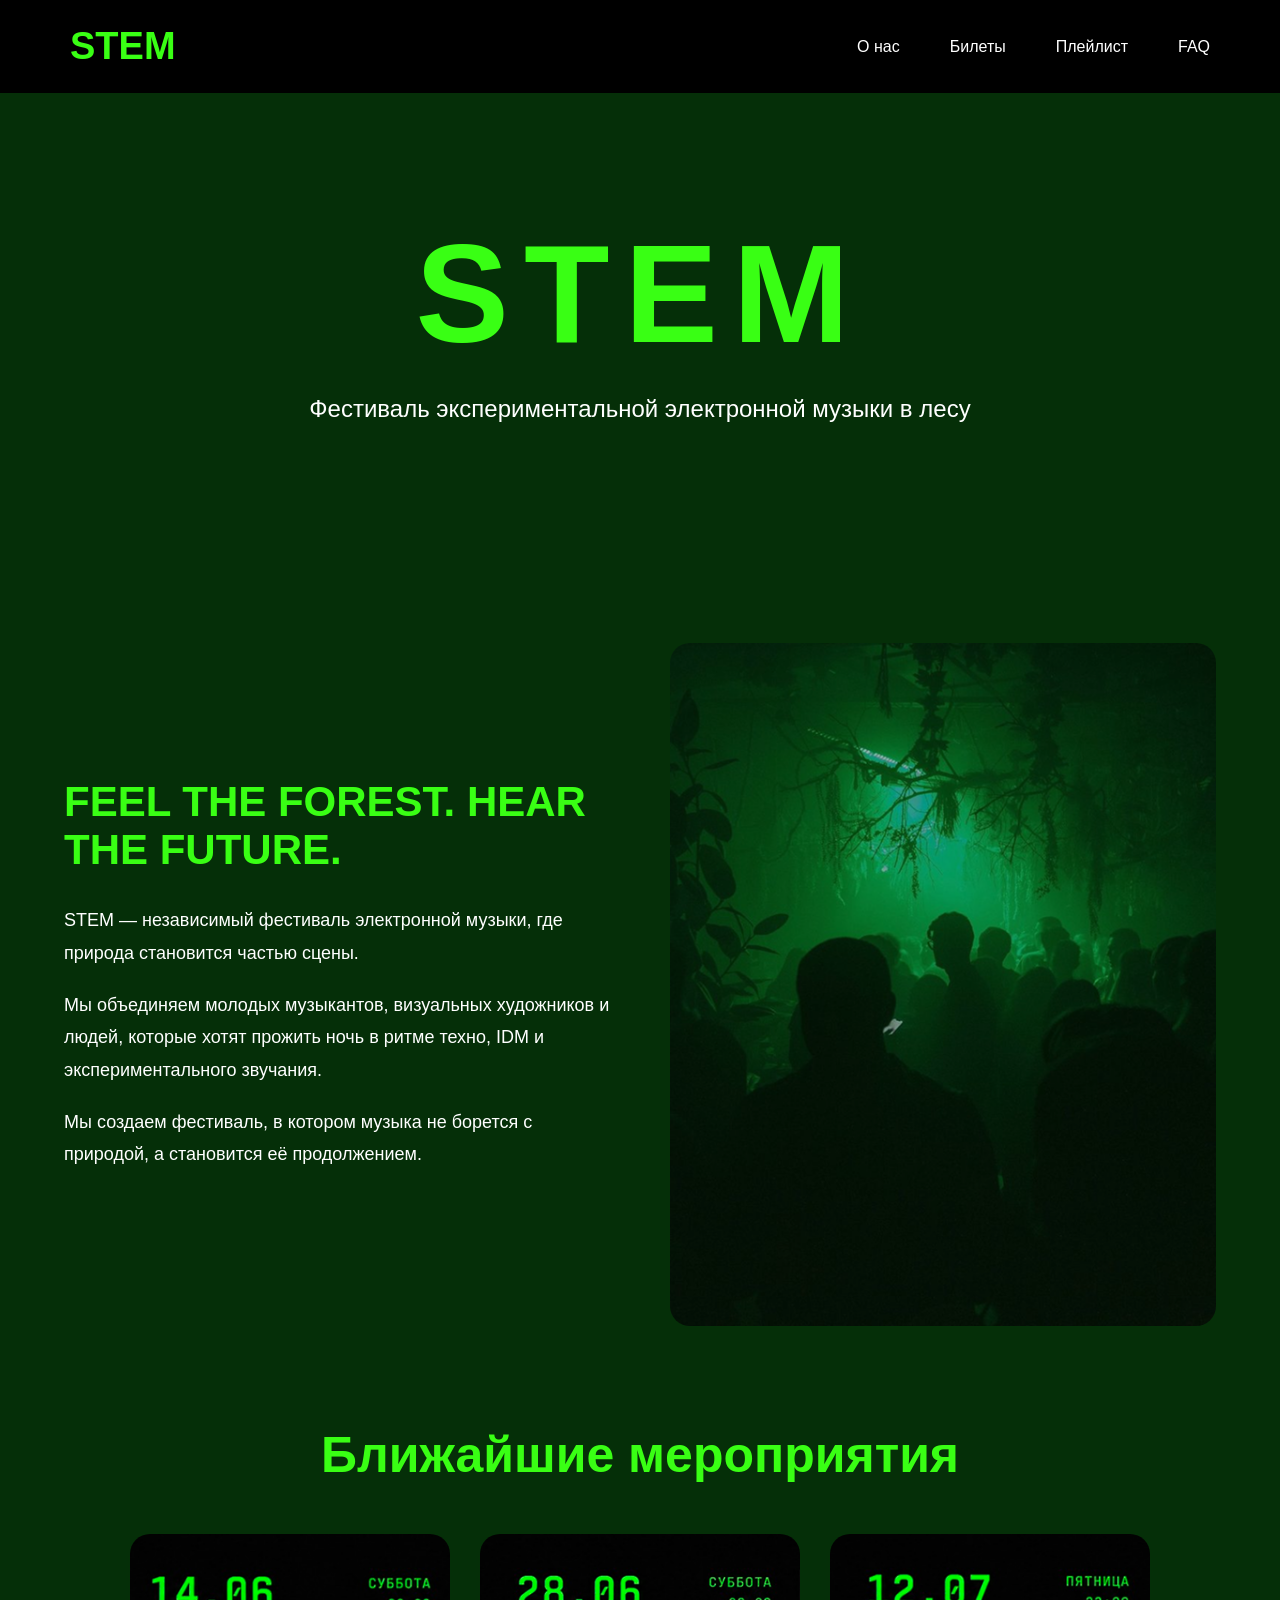
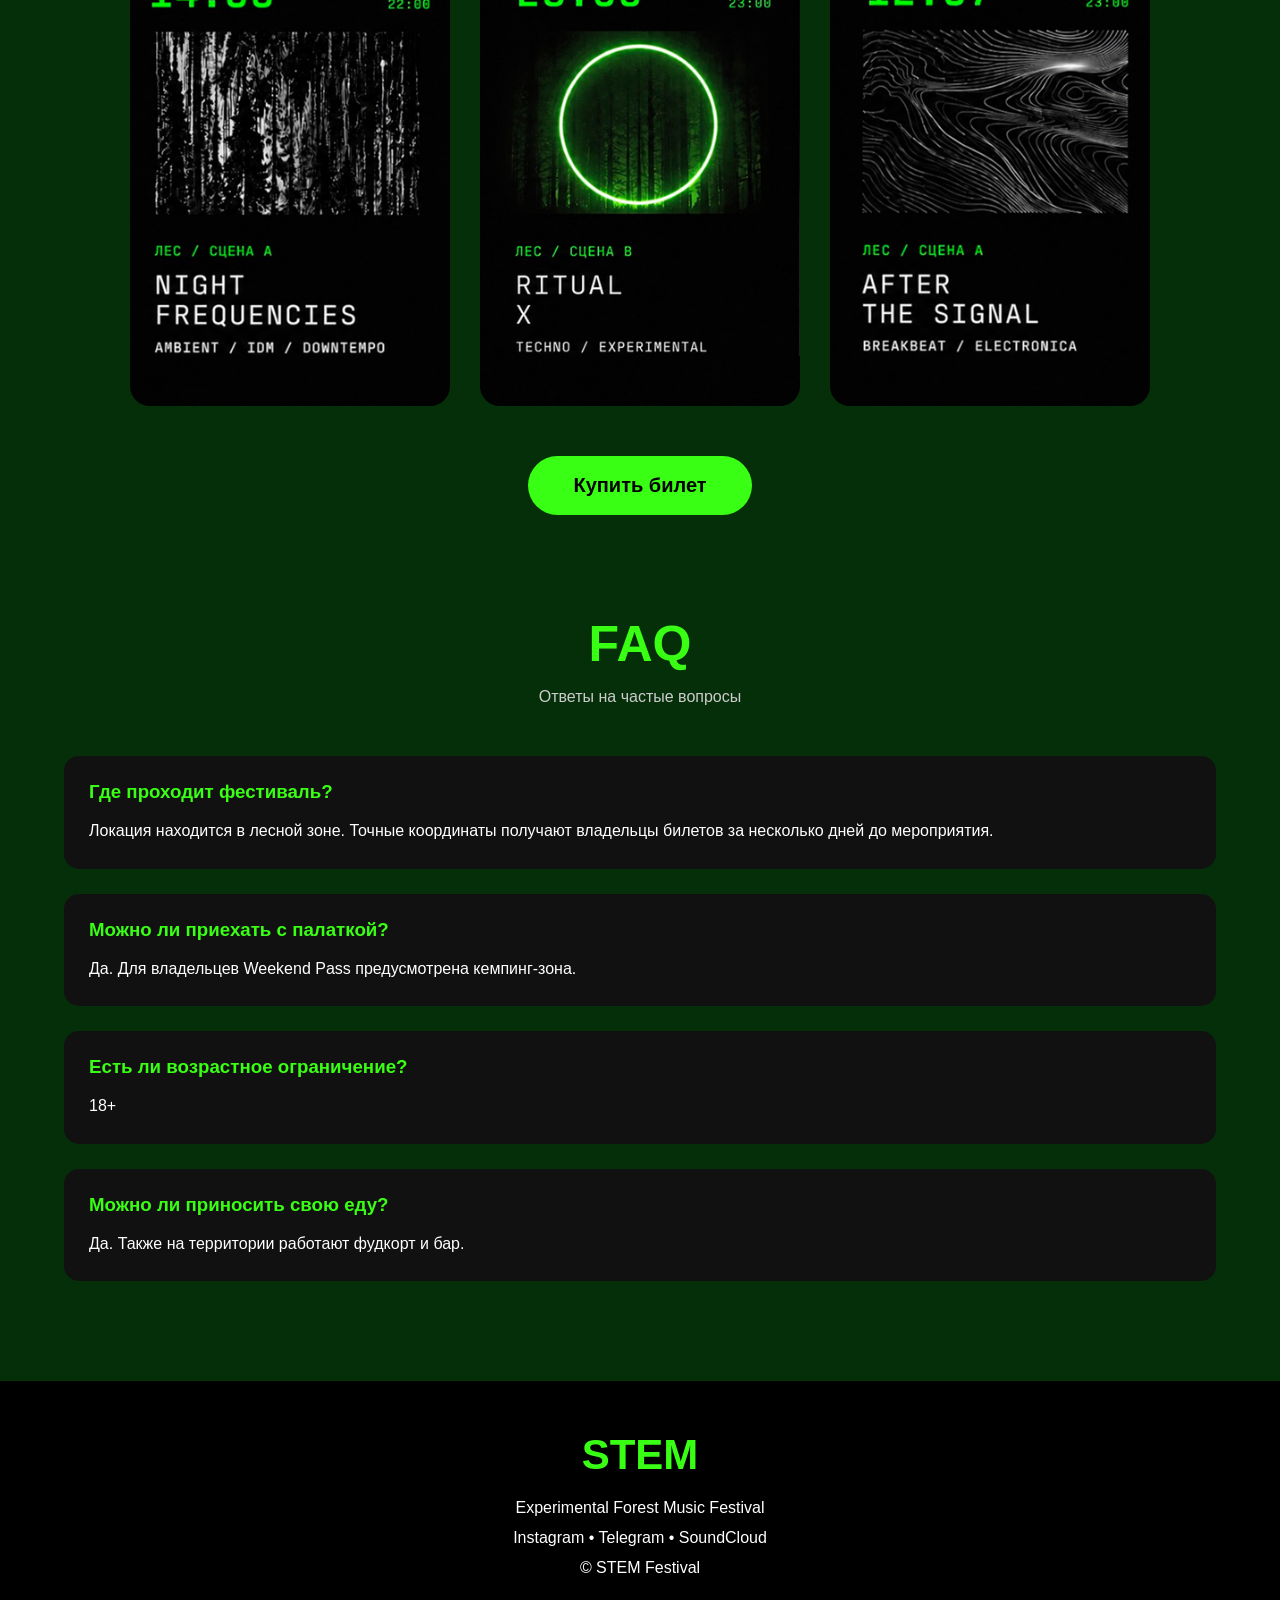
<file: дизайн 4 мод/index.html>
<!DOCTYPE html>
<html lang="ru">

<head>
    <meta charset="UTF-8">
    <meta name="viewport" content="width=device-width, initial-scale=1.0">
    <title>STEM Festival</title>

    <link rel="stylesheet" href="css/style.css">
</head>

<body>

    <!-- Шапка -->

    <header>

        <div class="logo">STEM</div>

        <nav>

            <a href="#about">О нас</a>

            <a href="404.html">Билеты</a>

            <a href="tickets.html">Плейлист</a>

            <a href="#faq">FAQ</a>

        </nav>

    </header>

    <!-- Главный экран -->

    <section class="hero">

        <h1>STEM</h1>

        <p>Фестиваль экспериментальной электронной музыки в лесу</p>

    </section>

    <!-- О фестивале -->

    <section id="about" class="about">

        <div class="about-text">

            <h2>FEEL THE FOREST. HEAR THE FUTURE.</h2>

            <p>
                STEM — независимый фестиваль электронной музыки,
                где природа становится частью сцены.
            </p>

            <p>
                Мы объединяем молодых музыкантов,
                визуальных художников и людей,
                которые хотят прожить ночь
                в ритме техно, IDM и экспериментального звучания.
            </p>

            <p>
                Мы создаем фестиваль,
                в котором музыка не борется с природой,
                а становится её продолжением.
            </p>

        </div>

        <div class="about-image">

            <img src="assets/images/hero.png" alt="festival">

        </div>

    </section>

    <!-- Афиша -->

    <section class="events">

        <h2>Ближайшие мероприятия</h2>

        <div class="cards">

            <div class="card">

                <img src="assets/images/event1.png" alt="">

            </div>

            <div class="card">

                <img src="assets/images/event2.png" alt="">

            </div>

            <div class="card">

                <img src="assets/images/event3.png" alt="">

            </div>

        </div>

        <a href="404.html" class="button">
            Купить билет
        </a>

    </section>
    <!-- FAQ -->

<section id="faq" class="faq">

    <h2>FAQ</h2>

    <p class="faq-subtitle">
        Ответы на частые вопросы
    </p>

    <div class="question">

        <h3>Где проходит фестиваль?</h3>

        <p>
            Локация находится в лесной зоне.
            Точные координаты получают владельцы билетов
            за несколько дней до мероприятия.
        </p>

    </div>

    <div class="question">

        <h3>Можно ли приехать с палаткой?</h3>

        <p>
            Да. Для владельцев Weekend Pass
            предусмотрена кемпинг-зона.
        </p>

    </div>

    <div class="question">

        <h3>Есть ли возрастное ограничение?</h3>

        <p>18+</p>

    </div>

    <div class="question">

        <h3>Можно ли приносить свою еду?</h3>

        <p>
            Да. Также на территории работают
            фудкорт и бар.
        </p>

    </div>

</section>

<!-- Подвал -->

<footer>

    <h2>STEM</h2>

    <p>Experimental Forest Music Festival</p>

    <p>
        Instagram • Telegram • SoundCloud
    </p>

    <p>© STEM Festival</p>

</footer>

<script src="js/script.js"></script>

</body>
</html>
</file>
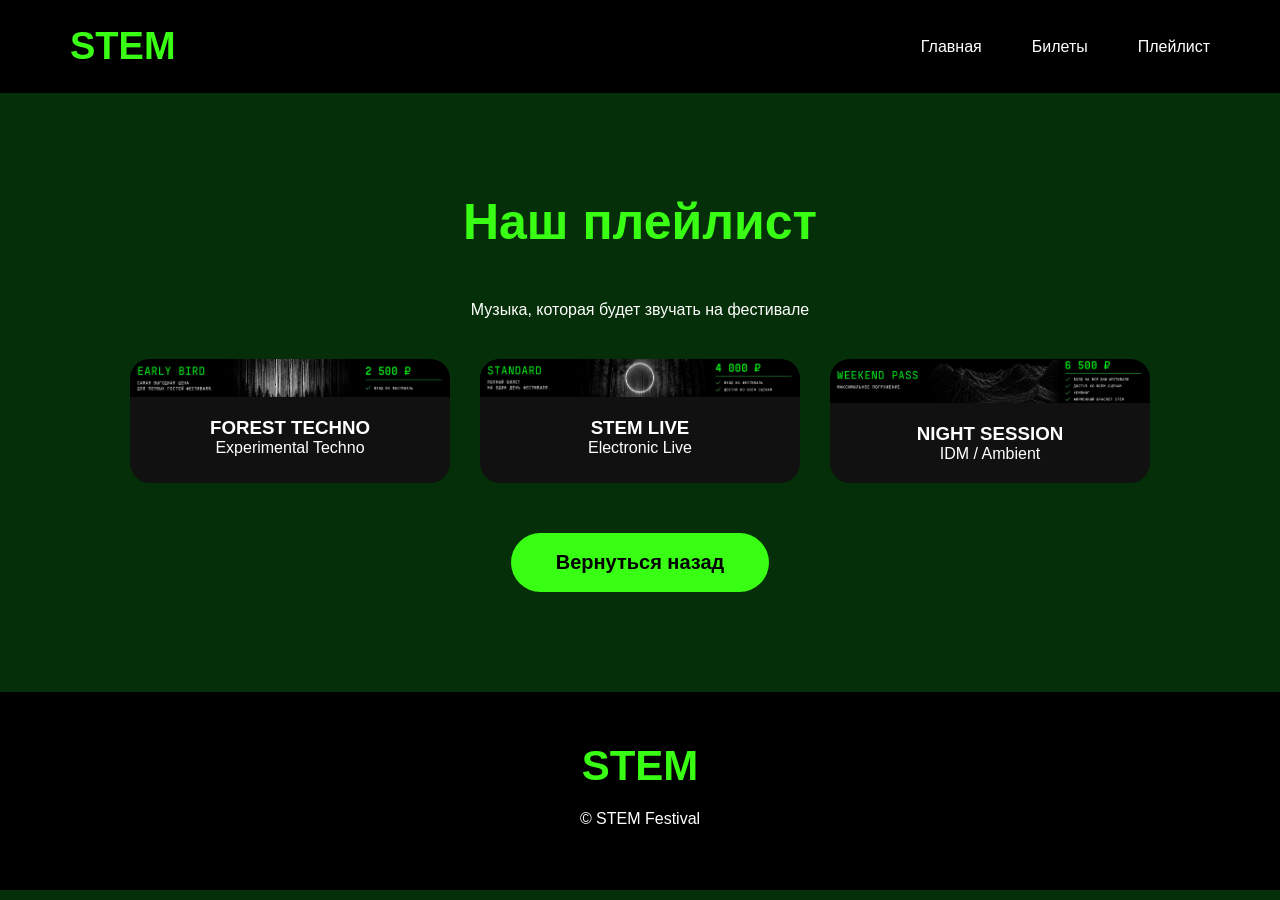
<file: дизайн 4 мод/tickets.html>
<!DOCTYPE html>
<html lang="ru">

<head>
    <meta charset="UTF-8">
    <meta name="viewport" content="width=device-width, initial-scale=1.0">
    <title>Плейлист</title>

    <link rel="stylesheet" href="css/style.css">
</head>

<body>

<header>

    <div class="logo">STEM</div>

    <nav>

        <a href="index.html">Главная</a>

        <a href="404.html">Билеты</a>

        <a href="tickets.html">Плейлист</a>

    </nav>

</header>

<section class="events">

    <h2>Наш плейлист</h2>

    <p style="margin-bottom:40px;">
        Музыка, которая будет звучать на фестивале
    </p>

    <div class="cards">

        <div class="card">

            <img src="assets/images/ticket1.png" alt="">

            <div style="padding:20px;">

                <h3>FOREST TECHNO</h3>

                <p>Experimental Techno</p>

            </div>

        </div>

        <div class="card">

            <img src="assets/images/ticket2.png" alt="">

            <div style="padding:20px;">

                <h3>STEM LIVE</h3>

                <p>Electronic Live</p>

            </div>

        </div>

        <div class="card">

            <img src="assets/images/ticket3.png" alt="">

            <div style="padding:20px;">

                <h3>NIGHT SESSION</h3>

                <p>IDM / Ambient</p>

            </div>

        </div>

    </div>

    <a href="index.html" class="button">

        Вернуться назад

    </a>

</section>

<footer>

<h2>STEM</h2>

<p>© STEM Festival</p>

</footer>

<script src="js/script.js"></script>

</body>

</html>
</file>
<file: дизайн 4 мод/css/style.css>
/* Сброс */

*{
    margin:0;
    padding:0;
    box-sizing:border-box;
}

/* Основные настройки */

body{

    background:#052f08;
    color:white;

    font-family:Arial, Helvetica, sans-serif;

}

/* ссылки */

a{

    text-decoration:none;
    color:white;

}

/* картинки */

img{

    max-width:100%;
    display:block;

}

/* ---------- ШАПКА ---------- */

header{

    background:black;

    display:flex;

    justify-content:space-between;

    align-items:center;

    padding:25px 70px;

    position:sticky;

    top:0;

}

.logo{

    font-size:38px;

    color:#39ff14;

    font-weight:bold;

}

nav{

    display:flex;

    gap:50px;

}

nav a{

    transition:.3s;

}

nav a:hover{

    color:#39ff14;

}

/* ---------- HERO ---------- */

.hero{

    text-align:center;

    padding:120px 20px;

}

.hero h1{

    font-size:140px;

    color:#39ff14;

    letter-spacing:15px;

}

.hero p{

    margin-top:20px;

    font-size:24px;

}
/* ---------- О НАС ---------- */

.about{

    width:90%;
    margin:100px auto;

    display:flex;

    justify-content:space-between;

    align-items:center;

    gap:60px;

}

.about-text{

    flex:1;

}

.about-text h2{

    color:#39ff14;

    font-size:42px;

    margin-bottom:30px;

}

.about-text p{

    font-size:18px;

    line-height:1.8;

    margin-bottom:20px;

}

.about-image{

    flex:1;

}

.about-image img{

    border-radius:20px;

}


/* ---------- МЕРОПРИЯТИЯ ---------- */

.events{

    width:90%;

    margin:100px auto;

    text-align:center;

}

.events h2{

    color:#39ff14;

    font-size:50px;

    margin-bottom:50px;

}

.cards{

    display:flex;

    justify-content:center;

    gap:30px;

    flex-wrap:wrap;

}

.card{

    width:320px;

    background:#111;

    border-radius:20px;

    overflow:hidden;

    transition:.3s;

}

.card:hover{

    transform:translateY(-10px);

}

.card img{

    width:100%;

}

/* ---------- КНОПКА ---------- */

.button{

    display:inline-block;

    margin-top:50px;

    background:#39ff14;

    color:black;

    padding:18px 45px;

    border-radius:50px;

    font-size:20px;

    font-weight:bold;

    transition:.3s;

}

.button:hover{

    background:white;

}
/* ---------- FAQ ---------- */

.faq{

    width:90%;

    margin:100px auto;

}

.faq h2{

    text-align:center;

    color:#39ff14;

    font-size:50px;

    margin-bottom:15px;

}

.faq-subtitle{

    text-align:center;

    margin-bottom:50px;

    color:#ccc;

}

.question{

    background:#111;

    padding:25px;

    border-radius:15px;

    margin-bottom:25px;

}

.question h3{

    color:#39ff14;

    margin-bottom:15px;

}

.question p{

    line-height:1.6;

}

/* ---------- FOOTER ---------- */

footer{

    background:black;

    text-align:center;

    padding:50px 20px;

    margin-top:100px;

}

footer h2{

    color:#39ff14;

    font-size:42px;

    margin-bottom:20px;

}

footer p{

    margin:12px 0;

}

/* ---------- АДАПТАЦИЯ ---------- */

@media(max-width:900px){

    header{

        flex-direction:column;

        gap:20px;

        padding:20px;

    }

    nav{

        flex-wrap:wrap;

        justify-content:center;

        gap:20px;

    }

    .hero h1{

        font-size:80px;

    }

    .hero p{

        font-size:18px;

    }

    .about{

        flex-direction:column;

    }

    .about h2{

        font-size:32px;

    }

    .events h2{

        font-size:36px;

    }

    .faq h2{

        font-size:36px;

    }

}
</file>
